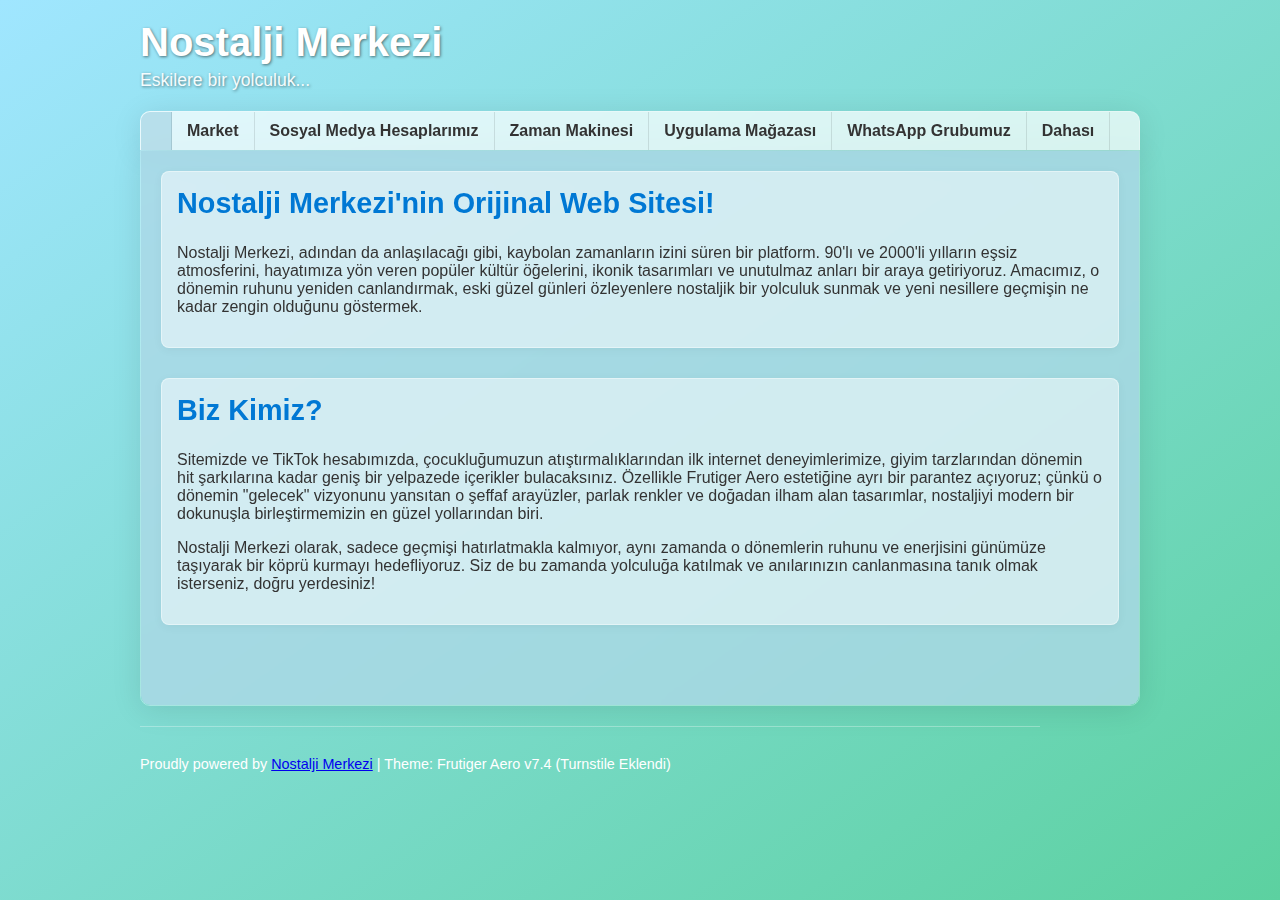
<file: index.html>
<!DOCTYPE html>
<html lang="tr">
<head>
    <meta charset="UTF-8">
    <meta name="viewport" content="width=device-width, initial-scale=1.0">
    <title>Nostalji Merkezi - Frutiger Aero</title>
    
    <script src="https://challenges.cloudflare.com/turnstile/v0/api.js" async defer></script>
    
    <style>
        /* GENEL STİLLER */
        body {
            font-family: 'Segoe UI', Tahoma, Geneva, Verdana, sans-serif;
            /* GRADYANLI ARKA PLAN: Açık Turkuazdan Açık Yeşile yumuşak geçiş */
            background: linear-gradient(to bottom right, #a0e6ff, #5cd1a0); 
            color: #333;
            margin: 0;
            padding: 0;
            display: flex;
            flex-direction: column;
            align-items: center;
            min-height: 100vh;
        }

        /* ANA KAPSAYICI (Tüm İçeriği Sarar) */
        .wrapper {
            width: 90%;
            max-width: 1000px;
            margin-top: 20px;
            margin-bottom: 20px;
        }

        /* ÜST BAŞLIK ALANI */
        .site-header {
            color: white;
            padding-bottom: 10px;
            text-shadow: 1px 1px 3px rgba(0, 0, 0, 0.5);
        }
        .site-header h1 { margin: 0; font-size: 2.5em; }
        .site-header p { margin: 5px 0 0 0; font-size: 1.1em; opacity: 0.9; }

        /* NAVİGASYON (MENÜ) */
        .navbar {
            background-color: rgba(255, 255, 255, 0.7);
            backdrop-filter: blur(8px);
            border-top-left-radius: 10px; 
            border-top-right-radius: 10px;
            border: 1px solid rgba(255, 255, 255, 0.3);
            border-bottom: none;
            box-shadow: 0 4px 30px rgba(0, 0, 0, 0.1);
            display: flex;
            justify-content: flex-start;
            overflow: hidden;
            margin-top: 10px;
            /* Yatay kaydırmayı etkinleştirelim ki, mobil görünümde taşma olmasın */
            overflow-x: auto; 
            white-space: nowrap; 
        }
        .navbar a {
            padding: 10px 15px;
            display: block;
            color: #333;
            font-weight: bold;
            text-decoration: none;
            transition: background-color 0.3s, color 0.3s;
            border-right: 1px solid rgba(0, 0, 0, 0.1);
        }
        .navbar a:hover { background-color: rgba(0, 0, 0, 0.1); color: #0078d4; }
        .navbar a:first-child { background-color: rgba(173, 216, 230, 0.8); }

        /* İÇERİK VE KENAR ÇUBUĞU KAPSAYICISI */
        .content-and-sidebar-container {
            display: flex;
            gap: 0;
            border: 1px solid rgba(255, 255, 255, 0.3);
            border-bottom-left-radius: 10px;
            border-bottom-right-radius: 10px;
            overflow: hidden;
            box-shadow: 0 4px 30px rgba(0, 0, 0, 0.1);
        }

        /* KENAR ÇUBUĞU GİZLİ */
        .sidebar {
            width: 0;
            padding: 0;
            border: none;
            overflow: hidden;
            display: none; 
        }
        
        /* İÇERİK ALANI (Makaleler) - TAM GENİŞLİK */
        .content-area {
            flex: 4; 
            width: 100%; 
            background-color: rgba(173, 216, 230, 0.8); 
            backdrop-filter: blur(8px);
            padding: 20px;
            min-height: 400px;
        }

        /* YAZI STİLLERİ */
        .post {
            margin-bottom: 30px; 
            padding: 15px;
            background-color: rgba(255, 255, 255, 0.5); 
            border-radius: 8px;
            border: 1px solid rgba(255, 255, 255, 0.4);
            box-shadow: 0 2px 10px rgba(0, 0, 0, 0.05);
        }
        .post h2 {
            color: #0078d4;
            margin-top: 0;
            font-size: 1.8em;
        }
        
        /* FOOTER */
        .site-footer {
            width: 90%;
            max-width: 1000px;
            text-align: left;
            color: white;
            font-size: 0.9em;
            padding: 15px 0;
            border-top: 1px solid rgba(255, 255, 255, 0.3);
            margin-top: 20px;
        }

        /* Duyarlı Tasarım */
        @media (max-width: 768px) {
            .content-and-sidebar-container { flex-direction: column; }
            .navbar { flex-wrap: wrap; }
            .navbar a { 
                /* Mobil görünümde menü butonlarını alt alta sıralayalım */
                border-right: none !important; 
                border-bottom: 1px solid rgba(0, 0, 0, 0.1);
                width: 100%; 
                box-sizing: border-box;
            }
            .wrapper { overflow-x: hidden; }
        }
    </style>
</head>
<body>

    <div class="wrapper">
        <header class="site-header">
            <h1>Nostalji Merkezi</h1>
            <p>Eskilere bir yolculuk...</p>
        </header>

        <nav class="navbar">
            <a href="index.html"> </a>
            <a href="market.html">Market</a>
            <a href="sosyal.html">Sosyal Medya Hesaplarımız</a>
            <a href="https://archive.org/" target="_blank">Zaman Makinesi</a>
            <a href="uygulama.html">Uygulama Mağazası</a>
            <a href="https://chat.whatsapp.com/Hz8bSAxZ4uoEOJEoKte3Rf?mode=wwt" target="_blank">WhatsApp Grubumuz</a>
            <a href="#link_dahasi">Dahası</a>
        </nav>

        <div class="content-and-sidebar-container">
            
            <div class="sidebar">
            </div>

            <div class="content-area">
                <div class="post">
                    <h2>Nostalji Merkezi'nin Orijinal Web Sitesi!</h2>
                    <p>
                        Nostalji Merkezi, adından da anlaşılacağı gibi, kaybolan zamanların izini süren bir platform. 90'lı ve 2000'li yılların eşsiz atmosferini, hayatımıza yön veren popüler kültür öğelerini, ikonik tasarımları ve unutulmaz anları bir araya getiriyoruz. Amacımız, o dönemin ruhunu yeniden canlandırmak, eski güzel günleri özleyenlere nostaljik bir yolculuk sunmak ve yeni nesillere geçmişin ne kadar zengin olduğunu göstermek.
                    </p>
                </div>

                <div class="post">
                    <h2>Biz Kimiz?</h2>
                    <p>
                        Sitemizde ve TikTok hesabımızda, çocukluğumuzun atıştırmalıklarından ilk internet deneyimlerimize, giyim tarzlarından dönemin hit şarkılarına kadar geniş bir yelpazede içerikler bulacaksınız. Özellikle Frutiger Aero estetiğine ayrı bir parantez açıyoruz; çünkü o dönemin "gelecek" vizyonunu yansıtan o şeffaf arayüzler, parlak renkler ve doğadan ilham alan tasarımlar, nostaljiyi modern bir dokunuşla birleştirmemizin en güzel yollarından biri.
                    </p>
                    <p>
                        Nostalji Merkezi olarak, sadece geçmişi hatırlatmakla kalmıyor, aynı zamanda o dönemlerin ruhunu ve enerjisini günümüze taşıyarak bir köprü kurmayı hedefliyoruz. Siz de bu zamanda yolculuğa katılmak ve anılarınızın canlanmasına tanık olmak isterseniz, doğru yerdesiniz!
                    </p>
                </div>
                
                <div style="padding: 15px; text-align: center;">
                    <div class="cloudflare-turnstile" data-sitekey="0x4AAAAAACAZGqbHnYC-hfkI"></div>
                </div>

            </div>
        </div>

        <footer class="site-footer">
            <p>Proudly powered by <a href="index.html">Nostalji Merkezi</a> | Theme: Frutiger Aero v7.4 (Turnstile Eklendi)</p>
        </footer>
    </div>

</body>
</html>
</file>
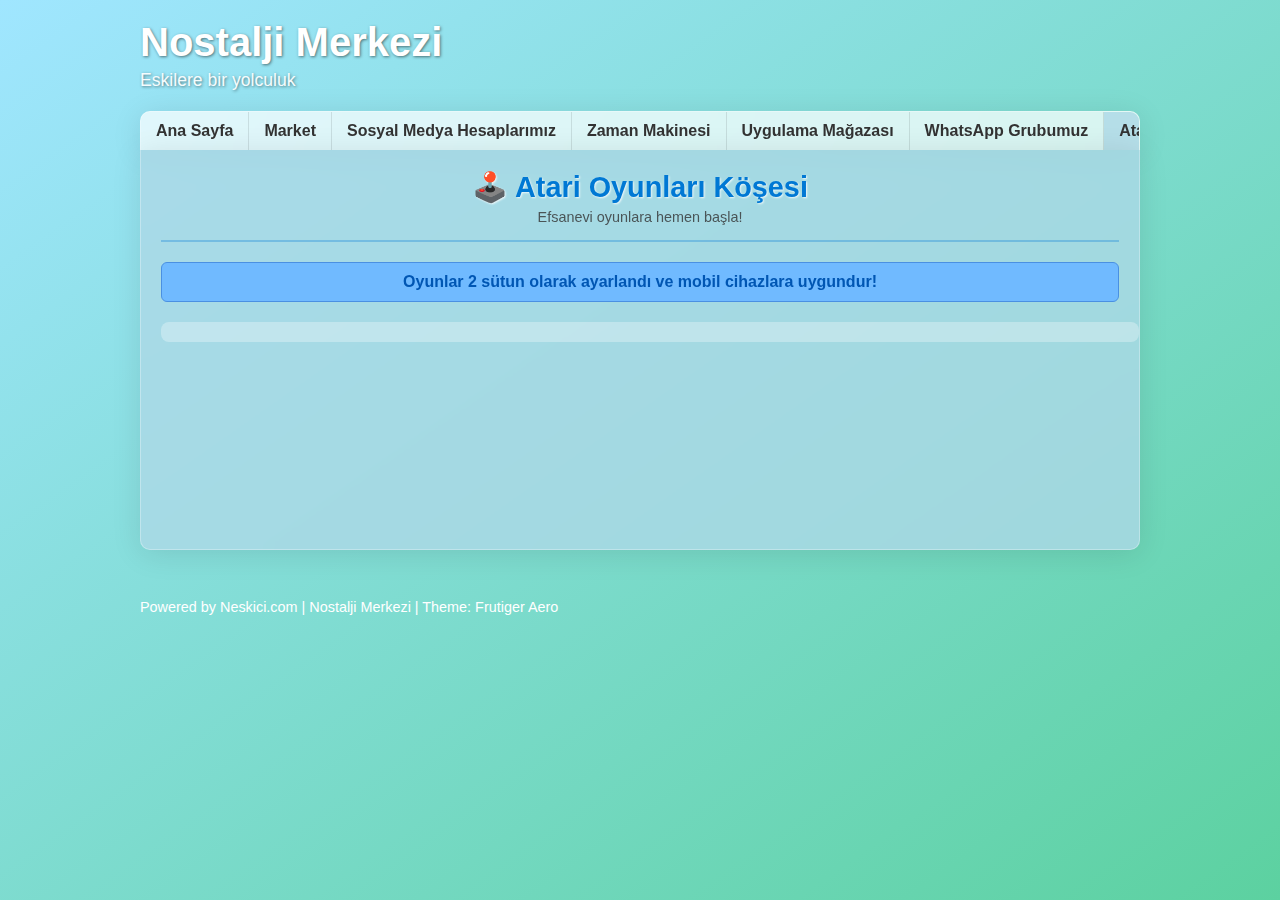
<file: atari.html>
<!DOCTYPE html>
<html lang="tr">
<head>
    <meta charset="UTF-8">
    <meta name="viewport" content="width=device-width, initial-scale=1.0">
    <title>Nostalji Merkezi - Atari Oyunları</title>
    
    <style>
        /* GENEL VE ARKA PLAN STİLLERİ */
        body {
            font-family: 'Segoe UI', Tahoma, Geneva, Verdana, sans-serif;
            background: linear-gradient(to bottom right, #a0e6ff, #5cd1a0); 
            color: #333;
            margin: 0;
            padding: 0;
            display: flex;
            flex-direction: column; /* İçeriği dikey sırala */
            align-items: center;
            min-height: 100vh;
            overflow-x: hidden;
        }

        /* ANA KAPSAYICI */
        .wrapper {
            width: 90%;
            max-width: 1000px;
            margin-top: 20px;
            margin-bottom: 20px;
            box-sizing: border-box; 
        }

        /* ÜST BAŞLIK ALANI */
        .site-header {
            color: white;
            padding-bottom: 10px;
            text-shadow: 1px 1px 3px rgba(0, 0, 0, 0.5);
        }
        .site-header h1 { margin: 0; font-size: 2.5em; }
        .site-header p { margin: 5px 0 0 0; font-size: 1.1em; opacity: 0.9; }

        /* NAVİGASYON (MENÜ) */
        .navbar {
            background-color: rgba(255, 255, 255, 0.7);
            backdrop-filter: blur(8px);
            -webkit-backdrop-filter: blur(8px);
            border-top-left-radius: 10px; 
            border-top-right-radius: 10px;
            border: 1px solid rgba(255, 255, 255, 0.3);
            border-bottom: none;
            box-shadow: 0 4px 30px rgba(0, 0, 0, 0.1);
            display: flex;
            justify-content: flex-start;
            overflow: hidden;
            margin-top: 10px;
            overflow-x: auto; 
            white-space: nowrap; 
        }
        .navbar a {
            padding: 10px 15px;
            display: block;
            color: #333;
            font-weight: bold;
            text-decoration: none;
            transition: background-color 0.3s, color 0.3s;
            border-right: 1px solid rgba(0, 0, 0, 0.1);
        }
        .navbar a:hover { background-color: rgba(0, 0, 0, 0.1); color: #0078d4; }
        /* Bu sayfayı vurgula */
        .navbar a[href="atari_oyunlari.html"] { background-color: rgba(173, 216, 230, 0.8); }


        /* İÇERİK ALANI */
        .content-area {
            width: 100%; 
            background-color: rgba(173, 216, 230, 0.8); 
            backdrop-filter: blur(8px);
            -webkit-backdrop-filter: blur(8px); 
            padding: 20px;
            min-height: 400px;
            box-sizing: border-box;
            border-bottom-left-radius: 10px;
            border-bottom-right-radius: 10px;
            border: 1px solid rgba(255, 255, 255, 0.3);
            border-top: none;
            box-shadow: 0 4px 30px rgba(0, 0, 0, 0.1);
        }
        
        .app-header {
            color: #0078d4;
            text-align: center;
            margin-bottom: 20px;
            border-bottom: 2px solid rgba(0, 120, 212, 0.3); 
            padding-bottom: 15px;
            width: 100%;
        }
        .app-header h1 { margin: 0; font-size: 1.8em; text-shadow: 1px 1px 2px rgba(255, 255, 255, 0.8); }
        .app-header p { margin: 5px 0 0 0; font-size: 0.9em; opacity: 0.8; color: #333; }
        
        /* Oyun Divi için Stil */
        #myoyunlar {
            width: 100%;
            overflow-x: hidden; 
            margin-top: 15px;
            padding: 10px;
            background-color: rgba(255, 255, 255, 0.3);
            border-radius: 8px;
        }

        .warning-note {
            background-color: #70baff;
            color: #0056b3;
            padding: 10px;
            border-radius: 6px;
            margin-bottom: 20px;
            font-weight: bold;
            text-align: center;
            border: 1px solid #4a90e2;
        }
        
        /* FOOTER */
        .site-footer {
            width: 90%;
            max-width: 1000px;
            text-align: left;
            color: white;
            font-size: 0.9em;
            padding: 15px 0;
            margin-top: 20px;
        }
        
        /* Duyarlı Tasarım */
        @media (max-width: 768px) {
            .navbar { flex-wrap: wrap; }
            .navbar a { 
                border-right: none !important; 
                border-bottom: 1px solid rgba(0, 0, 0, 0.1);
                width: 100%; 
                box-sizing: border-box;
            }
            .content-area { border-top-left-radius: 0; border-top-right-radius: 0; }
        }
    </style>
</head>
<body>

    <div class="wrapper">
        
        <header class="site-header">
            <h1>Nostalji Merkezi</h1>
            <p>Eskilere bir yolculuk</p>
        </header>
        
        <nav class="navbar">
            <a href="index.html">Ana Sayfa</a>
            <a href="market_arayuzu.html">Market</a>
            <a href="sosyal_arayuzu.html">Sosyal Medya Hesaplarımız</a>
            <a href="https://archive.org/" target="_blank">Zaman Makinesi</a>
            <a href="app_arayuzu.html">Uygulama Mağazası</a>
            <a href="https://chat.whatsapp.com/Hz8bSAxZ4uoEOJEoKte3Rf?mode=wwt" target="_blank">WhatsApp Grubumuz</a>
            <a href="atari_oyunlari.html">Atari Oyunları</a>
            <a href="#link_dahasi">Dahası</a>
        </nav>
        <div class="content-area">

            <div class="app-header">
                <h1>🕹️ Atari Oyunları Köşesi</h1>
                <p>Efsanevi oyunlara hemen başla!</p>
            </div>
            
            <div class="warning-note">
                Oyunlar 2 sütun olarak ayarlandı ve mobil cihazlara uygundur!
            </div>

            <script type="text/javascript">
                var siteadres = "https://www.neskici.com"; 
                var kacsutun = "2"; 
                var kactane = "50"; 
                var kategori = "0"; 
                var yazirengi = "000000"; 
                var tabanrengi = "FFFFFF"; 
                var yaziboyutu = "11";
            </script>
            <div id="myoyunlar"></div>
            <script src="https://www.neskici.com/uye/addtoyoursite.js" charset="UTF-8" type="text/javascript"></script>
            </div>

        <footer class="site-footer">
            <p>Powered by Neskici.com | Nostalji Merkezi | Theme: Frutiger Aero</p>
        </footer>
    </div>
</body>
</html>
</file>
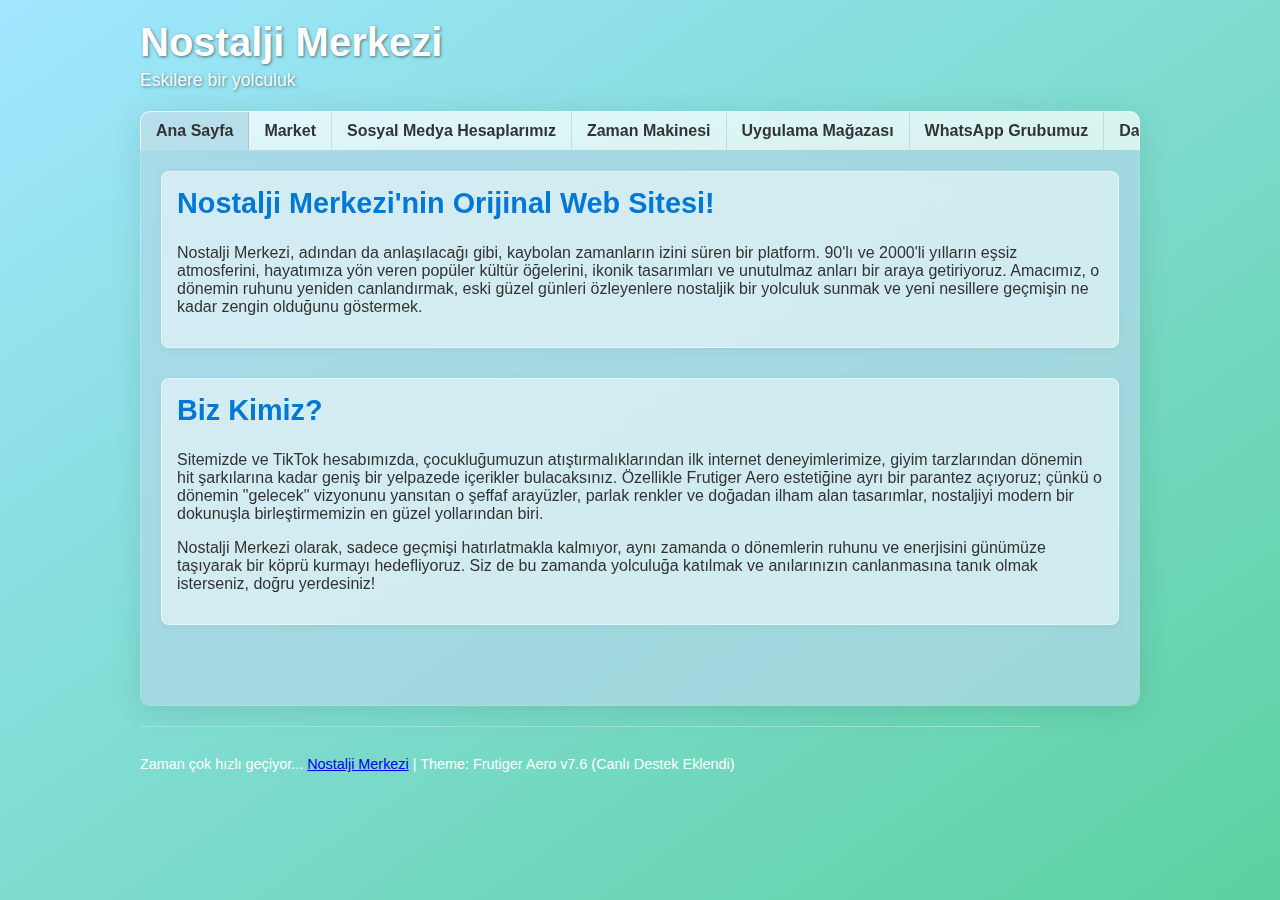
<file: indexx.html>
<!DOCTYPE html>
<html lang="tr">
<head>
    <meta charset="UTF-8">
    <meta name="viewport" content="width=device-width, initial-scale=1.0">
    <title>Nostalji Merkezi - Frutiger Aero</title>
    
    <script src="https://challenges.cloudflare.com/turnstile/v0/api.js" async defer></script>
    
    <style>
        /* GENEL STİLLER */
        body {
            font-family: 'Segoe UI', Tahoma, Geneva, Verdana, sans-serif;
            /* GRADYANLI ARKA PLAN: Açık Turkuazdan Açık Yeşile yumuşak geçiş */
            background: linear-gradient(to bottom right, #a0e6ff, #5cd1a0); 
            color: #333;
            margin: 0;
            padding: 0;
            display: flex;
            flex-direction: column;
            align-items: center;
            min-height: 100vh;
            
            /* KAYMA SORUNUNU ÇÖZEN KOD: Sayfanın yatayda taşmasını engeller */
            overflow-x: hidden; 
        }

        /* ANA KAPSAYICI (Tüm İçeriği Sarar) */
        .wrapper {
            width: 90%;
            max-width: 1000px;
            margin-top: 20px;
            margin-bottom: 20px;
            /* Yine de bir güvenlik önlemi: Kapsayıcının kendisi de taşmasın */
            box-sizing: border-box; 
        }

        /* ÜST BAŞLIK ALANI */
        .site-header {
            color: white;
            padding-bottom: 10px;
            text-shadow: 1px 1px 3px rgba(0, 0, 0, 0.5);
        }
        .site-header h1 { margin: 0; font-size: 2.5em; }
        .site-header p { margin: 5px 0 0 0; font-size: 1.1em; opacity: 0.9; }

        /* NAVİGASYON (MENÜ) */
        .navbar {
            background-color: rgba(255, 255, 255, 0.7);
            backdrop-filter: blur(8px);
            /* Tarayıcı öneklerini ekleyelim ki mobil cihazlarda da çalışsın */
            -webkit-backdrop-filter: blur(8px);
            position: relative; /* Blur'ün çalışması için */
            border-top-left-radius: 10px; 
            border-top-right-radius: 10px;
            border: 1px solid rgba(255, 255, 255, 0.3);
            border-bottom: none;
            box-shadow: 0 4px 30px rgba(0, 0, 0, 0.1);
            display: flex;
            justify-content: flex-start;
            overflow: hidden;
            margin-top: 10px;
            /* Yatay kaydırmayı etkinleştirelim ki, mobil görünümde taşma olmasın */
            overflow-x: auto; 
            white-space: nowrap; 
        }
        .navbar a {
            padding: 10px 15px;
            display: block;
            color: #333;
            font-weight: bold;
            text-decoration: none;
            transition: background-color 0.3s, color 0.3s;
            border-right: 1px solid rgba(0, 0, 0, 0.1);
        }
        .navbar a:hover { background-color: rgba(0, 0, 0, 0.1); color: #0078d4; }
        .navbar a:first-child { background-color: rgba(173, 216, 230, 0.8); }

        /* İÇERİK VE KENAR ÇUBUĞU KAPSAYICISI */
        .content-and-sidebar-container {
            display: flex;
            gap: 0;
            border: 1px solid rgba(255, 255, 255, 0.3);
            border-bottom-left-radius: 10px;
            border-bottom-right-radius: 10px;
            overflow: hidden;
            box-shadow: 0 4px 30px rgba(0, 0, 0, 0.1);
        }

        /* KENAR ÇUBUĞU GİZLİ */
        .sidebar {
            width: 0;
            padding: 0;
            border: none;
            overflow: hidden;
            display: none; 
        }
        
        /* İÇERİK ALANI (Makaleler) - TAM GENİŞLİK */
        .content-area {
            flex: 4; 
            width: 100%; 
            background-color: rgba(173, 216, 230, 0.8); 
            backdrop-filter: blur(8px);
            /* Tarayıcı öneklerini ekleyelim ki mobil cihazlarda da çalışsın */
            -webkit-backdrop-filter: blur(8px);
            position: relative; /* Blur'ün çalışması için */
            padding: 20px;
            min-height: 400px;
            box-sizing: border-box; /* İç padding genişliğe dahil olsun */
        }

        /* YAZI STİLLERİ */
        .post {
            margin-bottom: 30px; 
            padding: 15px;
            background-color: rgba(255, 255, 255, 0.5); 
            border-radius: 8px;
            border: 1px solid rgba(255, 255, 255, 0.4);
            box-shadow: 0 2px 10px rgba(0, 0, 0, 0.05);
        }
        .post h2 {
            color: #0078d4;
            margin-top: 0;
            font-size: 1.8em;
        }
        
        /* FOOTER */
        .site-footer {
            width: 90%;
            max-width: 1000px;
            text-align: left;
            color: white;
            font-size: 0.9em;
            padding: 15px 0;
            border-top: 1px solid rgba(255, 255, 255, 0.3);
            margin-top: 20px;
        }

        /* Duyarlı Tasarım */
        @media (max-width: 768px) {
            .content-and-sidebar-container { flex-direction: column; }
            .navbar { flex-wrap: wrap; }
            .navbar a { 
                /* Mobil görünümde menü butonlarını alt alta sıralayalım */
                border-right: none !important; 
                border-bottom: 1px solid rgba(0, 0, 0, 0.1);
                width: 100%; 
                box-sizing: border-box;
            }
        }
    </style>
</head>
<body>

    <div class="wrapper">
        <header class="site-header">
            <h1>Nostalji Merkezi</h1>
            <p>Eskilere bir yolculuk</p>
        </header>

        <nav class="navbar">
            <a href="index.html">Ana Sayfa</a>
            <a href="market.html">Market</a>
            <a href="sosyal.html">Sosyal Medya Hesaplarımız</a>
            <a href="zamanmakinesi.html" target="_blank">Zaman Makinesi</a>
            <a href="uygulama.html">Uygulama Mağazası</a>
            <a href="https://chat.whatsapp.com/Hz8bSAxZ4uoEOJEoKte3Rf?mode=wwt" target="_blank">WhatsApp Grubumuz</a>
            <a href="#link_dahasi">Dahası</a>
        </nav>

        <div class="content-and-sidebar-container">
            
            <div class="sidebar">
            </div>

            <div class="content-area">
                <div class="post">
                    <h2>Nostalji Merkezi'nin Orijinal Web Sitesi!</h2>
                    <p>
                        Nostalji Merkezi, adından da anlaşılacağı gibi, kaybolan zamanların izini süren bir platform. 90'lı ve 2000'li yılların eşsiz atmosferini, hayatımıza yön veren popüler kültür öğelerini, ikonik tasarımları ve unutulmaz anları bir araya getiriyoruz. Amacımız, o dönemin ruhunu yeniden canlandırmak, eski güzel günleri özleyenlere nostaljik bir yolculuk sunmak ve yeni nesillere geçmişin ne kadar zengin olduğunu göstermek.
                    </p>
                </div>

                <div class="post">
                    <h2>Biz Kimiz?</h2>
                    <p>
                        Sitemizde ve TikTok hesabımızda, çocukluğumuzun atıştırmalıklarından ilk internet deneyimlerimize, giyim tarzlarından dönemin hit şarkılarına kadar geniş bir yelpazede içerikler bulacaksınız. Özellikle Frutiger Aero estetiğine ayrı bir parantez açıyoruz; çünkü o dönemin "gelecek" vizyonunu yansıtan o şeffaf arayüzler, parlak renkler ve doğadan ilham alan tasarımlar, nostaljiyi modern bir dokunuşla birleştirmemizin en güzel yollarından biri.
                    </p>
                    <p>
                        Nostalji Merkezi olarak, sadece geçmişi hatırlatmakla kalmıyor, aynı zamanda o dönemlerin ruhunu ve enerjisini günümüze taşıyarak bir köprü kurmayı hedefliyoruz. Siz de bu zamanda yolculuğa katılmak ve anılarınızın canlanmasına tanık olmak isterseniz, doğru yerdesiniz!
                    </p>
                </div>
                
                <div style="padding: 15px; text-align: center;">
                    <div class="cloudflare-turnstile" data-sitekey="0x4AAAAAACAZGqbHnYC-hfkI"></div>
                </div>

            </div>
        </div>

        <footer class="site-footer">
            <p>Zaman çok hızlı geçiyor... <a href="index.html">Nostalji Merkezi</a> | Theme: Frutiger Aero v7.6 (Canlı Destek Eklendi)</p>
        </footer>
    </div>

<script src="https://iframe.chat/scripts/main.min.js"></script>
<script>
    // Chatable'ı pop-up (widget) modunda başlatır
    // '13523728' senin Chat ID'n olarak kullanılmıştır.
    chattable.initialize({
        chat: 13523728, 
        theme: "moderno" // Temayı daha sonra Chatable panelinden Frutiger Aero CSS ile özelleştirebilirsin.
    });
</script>

<style>
    /* Chatable'ın widget'ı için varsayılan sağ pozisyonunu sola çeker */
    /* !important kullanarak Chatable'ın varsayılan stilini eziyoruz. */
    .chattable-widget-container {
        right: auto !important; /* Sağdaki ayarı iptal et */
        left: 20px !important;  /* Soldan 20 piksel boşluk bırakarak SOLA sabitle */
        bottom: 20px !important; /* Alttan 20 piksel boşluk bırak */
        z-index: 9998 !important; /* Tawk.to ile çakışmaması için uygun bir z-index */
    }
</style>
<script type="text/javascript">
var Tawk_API=Tawk_API||{}, Tawk_LoadStart=new Date();
(function(){
var s1=document.createElement("script"),s0=document.getElementsByTagName("script")[0];
s1.async=true;
s1.src='https://embed.tawk.to/69073391c000f61954757c88/default';
s1.charset='UTF-8';
s1.setAttribute('crossorigin','*');
s0.parentNode.insertBefore(s1,s0);
})();
</script>
</body>
</html>
</file>
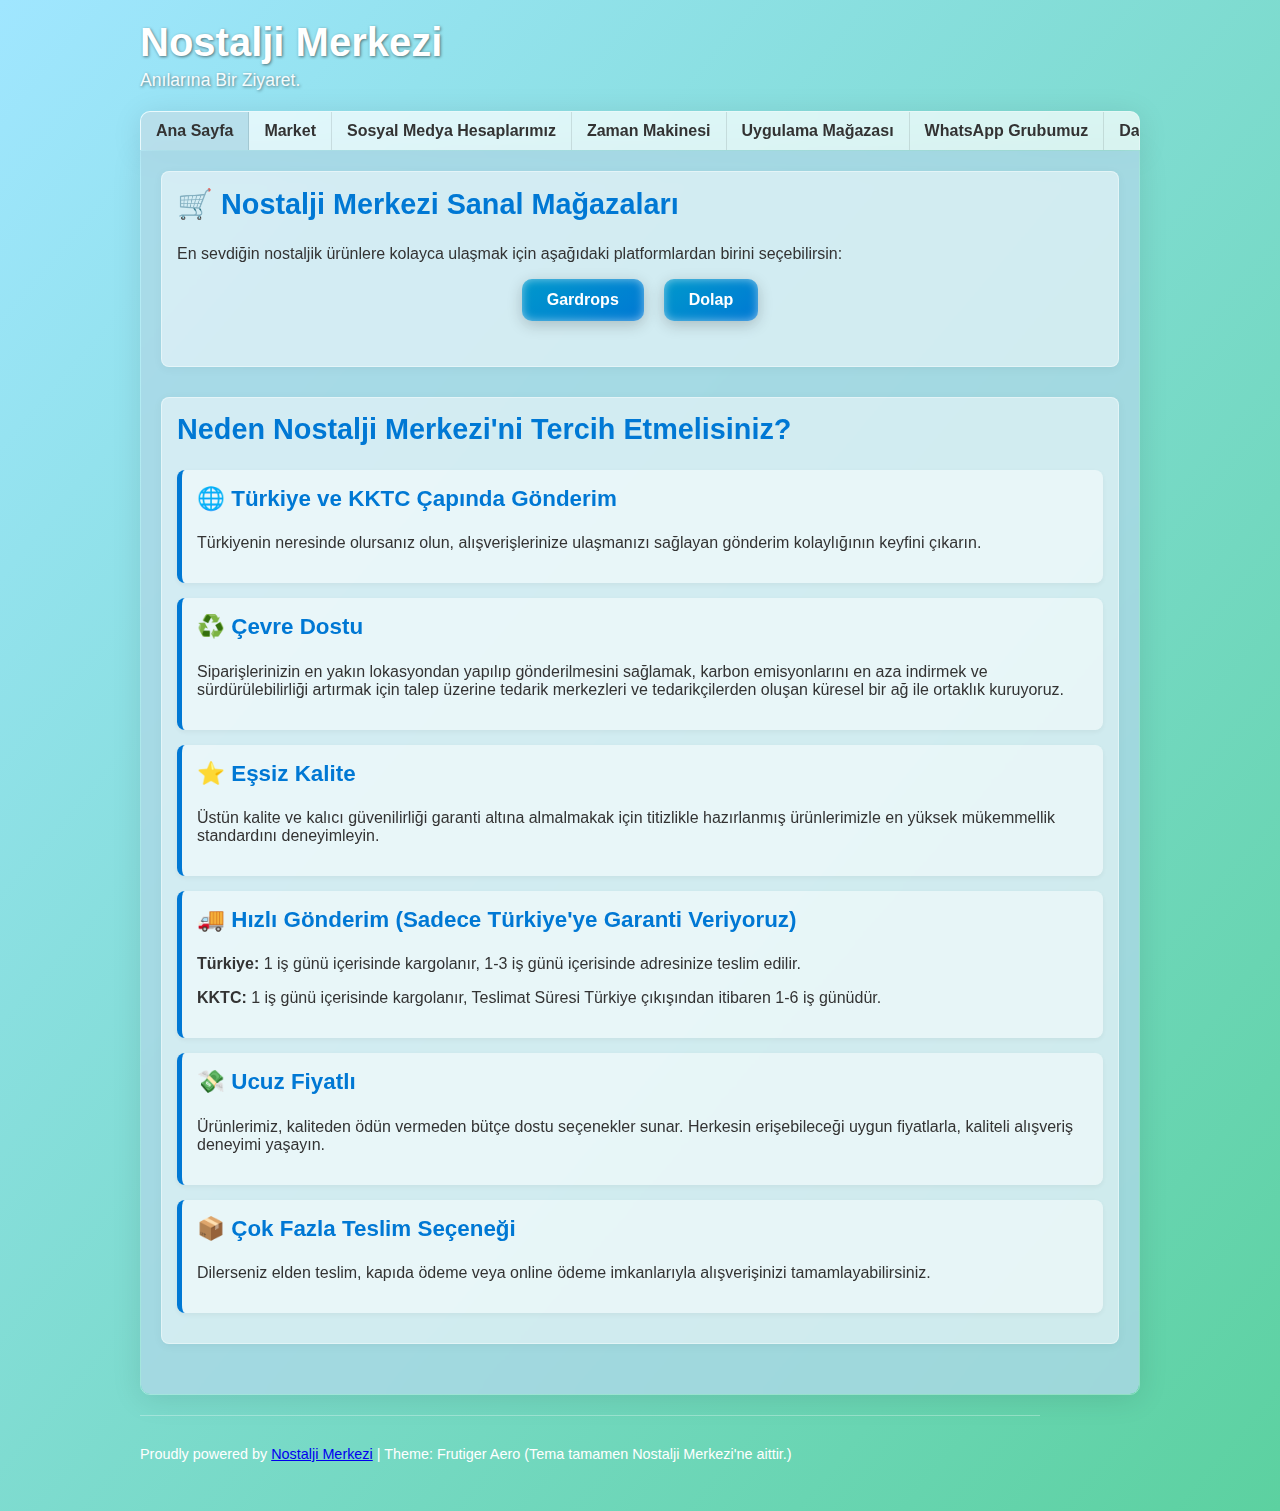
<file: market.html>
<!DOCTYPE html>
<html lang="tr">
<head>
    <meta charset="UTF-8">
    <meta name="viewport" content="width=device-width, initial-scale=1.0">
    <title>Nostalji Merkezi - Market</title>
    
    <style>
        /* GENEL STİLLER */
        body {
            font-family: 'Segoe UI', Tahoma, Geneva, Verdana, sans-serif;
            /* GRADYANLI ARKA PLAN: Açık Turkuazdan Açık Yeşile yumuşak geçiş */
            background: linear-gradient(to bottom right, #a0e6ff, #5cd1a0); 
            color: #333;
            margin: 0;
            padding: 0;
            display: flex;
            flex-direction: column;
            align-items: center;
            min-height: 100vh;
        }

        /* ANA KAPSAYICI (Tüm İçeriği Sarar) */
        .wrapper {
            width: 90%;
            max-width: 1000px;
            margin-top: 20px;
            margin-bottom: 20px;
        }

        /* ÜST BAŞLIK ALANI */
        .site-header {
            color: white;
            padding-bottom: 10px;
            text-shadow: 1px 1px 3px rgba(0, 0, 0, 0.5);
        }
        .site-header h1 { margin: 0; font-size: 2.5em; }
        .site-header p { margin: 5px 0 0 0; font-size: 1.1em; opacity: 0.9; }

        /* NAVİGASYON (MENÜ) */
        .navbar {
            background-color: rgba(255, 255, 255, 0.7);
            backdrop-filter: blur(8px);
            border-top-left-radius: 10px; 
            border-top-right-radius: 10px;
            border: 1px solid rgba(255, 255, 255, 0.3);
            border-bottom: none;
            box-shadow: 0 4px 30px rgba(0, 0, 0, 0.1);
            display: flex;
            justify-content: flex-start;
            overflow: hidden;
            margin-top: 10px;
            /* Yatay kaydırmayı etkinleştirelim ki, mobil görünümde taşma olmasın */
            overflow-x: auto; 
            white-space: nowrap; 
        }
        .navbar a {
            padding: 10px 15px;
            display: block;
            color: #333;
            font-weight: bold;
            text-decoration: none;
            transition: background-color 0.3s, color 0.3s;
            border-right: 1px solid rgba(0, 0, 0, 0.1);
        }
        .navbar a:hover { background-color: rgba(0, 0, 0, 0.1); color: #0078d4; }
        .navbar a:first-child { background-color: rgba(173, 216, 230, 0.8); }

        /* İÇERİK VE KENAR ÇUBUĞU KAPSAYICISI */
        .content-and-sidebar-container {
            display: flex;
            gap: 0;
            border: 1px solid rgba(255, 255, 255, 0.3);
            border-bottom-left-radius: 10px;
            border-bottom-right-radius: 10px;
            overflow: hidden;
            box-shadow: 0 4px 30px rgba(0, 0, 0, 0.1);
        }

        /* KENAR ÇUBUĞU GİZLİ */
        .sidebar {
            width: 0;
            padding: 0;
            border: none;
            overflow: hidden;
            display: none; 
        }
        
        /* İÇERİK ALANI (Makaleler) - TAM GENİŞLİK */
        .content-area {
            flex: 4; 
            width: 100%; 
            background-color: rgba(173, 216, 230, 0.8); 
            backdrop-filter: blur(8px);
            padding: 20px;
            min-height: 400px;
        }

        /* YAZI STİLLERİ */
        .post {
            margin-bottom: 30px; 
            padding: 15px;
            background-color: rgba(255, 255, 255, 0.5); 
            border-radius: 8px;
            border: 1px solid rgba(255, 255, 255, 0.4);
            box-shadow: 0 2px 10px rgba(0, 0, 0, 0.05);
        }
        .post h2 {
            color: #0078d4;
            margin-top: 0;
            font-size: 1.8em;
        }
        
        /* FOOTER */
        .site-footer {
            width: 90%;
            max-width: 1000px;
            text-align: left;
            color: white;
            font-size: 0.9em;
            padding: 15px 0;
            border-top: 1px solid rgba(255, 255, 255, 0.3);
            margin-top: 20px;
        }

        /* Duyarlı Tasarım */
        @media (max-width: 768px) {
            .content-and-sidebar-container { flex-direction: column; }
            .navbar { flex-wrap: wrap; }
            .navbar a { 
                /* Mobil görünümde menü butonlarını alt alta sıralayalım */
                border-right: none !important; 
                border-bottom: 1px solid rgba(0, 0, 0, 0.1);
                width: 100%; 
                box-sizing: border-box;
            }
            .wrapper { overflow-x: hidden; }
        }

        /* MARKET SAYFASI EK STİLLERİ */
        .market-buttons {
            display: flex;
            gap: 20px;
            margin-bottom: 30px;
            flex-wrap: wrap;
            justify-content: center;
        }
        .market-buttons a {
            padding: 12px 25px;
            background: linear-gradient(145deg, #0099cc, #0078d4); /* Mavi Gradient */
            color: white;
            font-weight: bold;
            text-decoration: none;
            border-radius: 10px;
            box-shadow: 0 4px 15px rgba(0, 0, 0, 0.2), inset 0 0 10px rgba(255, 255, 255, 0.5); /* Cam/parlak efekt */
            transition: all 0.3s ease;
            text-align: center;
        }
        .market-buttons a:hover {
            background: linear-gradient(145deg, #0078d4, #005bb5);
            transform: translateY(-2px);
            box-shadow: 0 6px 20px rgba(0, 0, 0, 0.3);
        }
        .highlight-box {
            background-color: rgba(255, 255, 255, 0.5); 
            padding: 15px;
            border-radius: 8px;
            border-left: 5px solid #0078d4; /* Özelliği vurgulayan Mavi çizgi */
            margin-bottom: 15px;
            box-shadow: 0 2px 5px rgba(0, 0, 0, 0.05);
        }
        .highlight-box h3 {
            color: #0078d4;
            margin-top: 0;
            font-size: 1.4em;
            display: flex;
            align-items: center;
        }
    </style>
</head>
<body>

    <div class="wrapper">
        <header class="site-header">
            <h1>Nostalji Merkezi</h1>
            <p>Anılarına Bir Ziyaret.</p>
        </header>

        <nav class="navbar">
            <a href="index.html">Ana Sayfa</a>
            <a href="market.html">Market</a> 
            <a href="sosyal.html" target="_blank">Sosyal Medya Hesaplarımız</a>
            <a href="https://archive.org/" target="_blank">Zaman Makinesi</a>
            <a href="#link_uygulama_magazasi">Uygulama Mağazası</a>
            <a href="https://chat.whatsapp.com/Hz8bSAxZ4uoEOJEoKte3Rf?mode=wwt" target="_blank">WhatsApp Grubumuz</a>
            <a href="#link_dahasi">Dahası</a>
        </nav>

        <div class="content-and-sidebar-container">
            
            <div class="sidebar">
            </div>

            <div class="content-area">
                
                <div class="post">
                    <h2>🛒 Nostalji Merkezi Sanal Mağazaları</h2>
                    <p>En sevdiğin nostaljik ürünlere kolayca ulaşmak için aşağıdaki platformlardan birini seçebilirsin:</p>
                    
                    <div class="market-buttons">
                        <a href="https://www.gardrops.com/nostaljimerkezi" target="_blank">Gardrops</a>
                        <a href="https://link.dolap.com/dewzss" target="_blank">Dolap</a>
                    </div>
                </div>

                <div class="post">
                    <h2>Neden Nostalji Merkezi'ni Tercih Etmelisiniz?</h2>
                    
                    <div class="highlight-box">
                        <h3>🌐 Türkiye ve KKTC Çapında Gönderim</h3>
                        <p>Türkiyenin neresinde olursanız olun, alışverişlerinize ulaşmanızı sağlayan gönderim kolaylığının keyfini çıkarın.</p>
                    </div>

                    <div class="highlight-box">
                        <h3>♻️ Çevre Dostu</h3>
                        <p>Siparişlerinizin en yakın lokasyondan yapılıp gönderilmesini sağlamak, karbon emisyonlarını en aza indirmek ve sürdürülebilirliği artırmak için talep üzerine tedarik merkezleri ve tedarikçilerden oluşan küresel bir ağ ile ortaklık kuruyoruz.</p>
                    </div>

                    <div class="highlight-box">
                        <h3>⭐ Eşsiz Kalite</h3>
                        <p>Üstün kalite ve kalıcı güvenilirliği garanti altına almalmakak için titizlikle hazırlanmış ürünlerimizle en yüksek mükemmellik standardını deneyimleyin.</p>
                    </div>

                    <div class="highlight-box">
                        <h3>🚚 Hızlı Gönderim (Sadece Türkiye'ye Garanti Veriyoruz)</h3>
                        <p><strong>Türkiye:</strong> 1 iş günü içerisinde kargolanır, 1-3 iş günü içerisinde adresinize teslim edilir.</p>
                        <p><strong>KKTC:</strong> 1 iş günü içerisinde kargolanır, Teslimat Süresi Türkiye çıkışından itibaren 1-6 iş günüdür.</p>
                    </div>
                    
                    <div class="highlight-box">
                        <h3>💸 Ucuz Fiyatlı</h3>
                        <p>Ürünlerimiz, kaliteden ödün vermeden bütçe dostu seçenekler sunar. Herkesin erişebileceği uygun fiyatlarla, kaliteli alışveriş deneyimi yaşayın.</p>
                    </div>

                    <div class="highlight-box">
                        <h3>📦 Çok Fazla Teslim Seçeneği</h3>
                        <p>Dilerseniz elden teslim, kapıda ödeme veya online ödeme imkanlarıyla alışverişinizi tamamlayabilirsiniz.</p>
                    </div>

                </div>
            </div>
        </div>

        <footer class="site-footer">
            <p>Proudly powered by <a href="index.html">Nostalji Merkezi</a> | Theme: Frutiger Aero (Tema tamamen Nostalji Merkezi'ne aittir.)</p>
        </footer>
    </div>
</body>
</html>
</file>
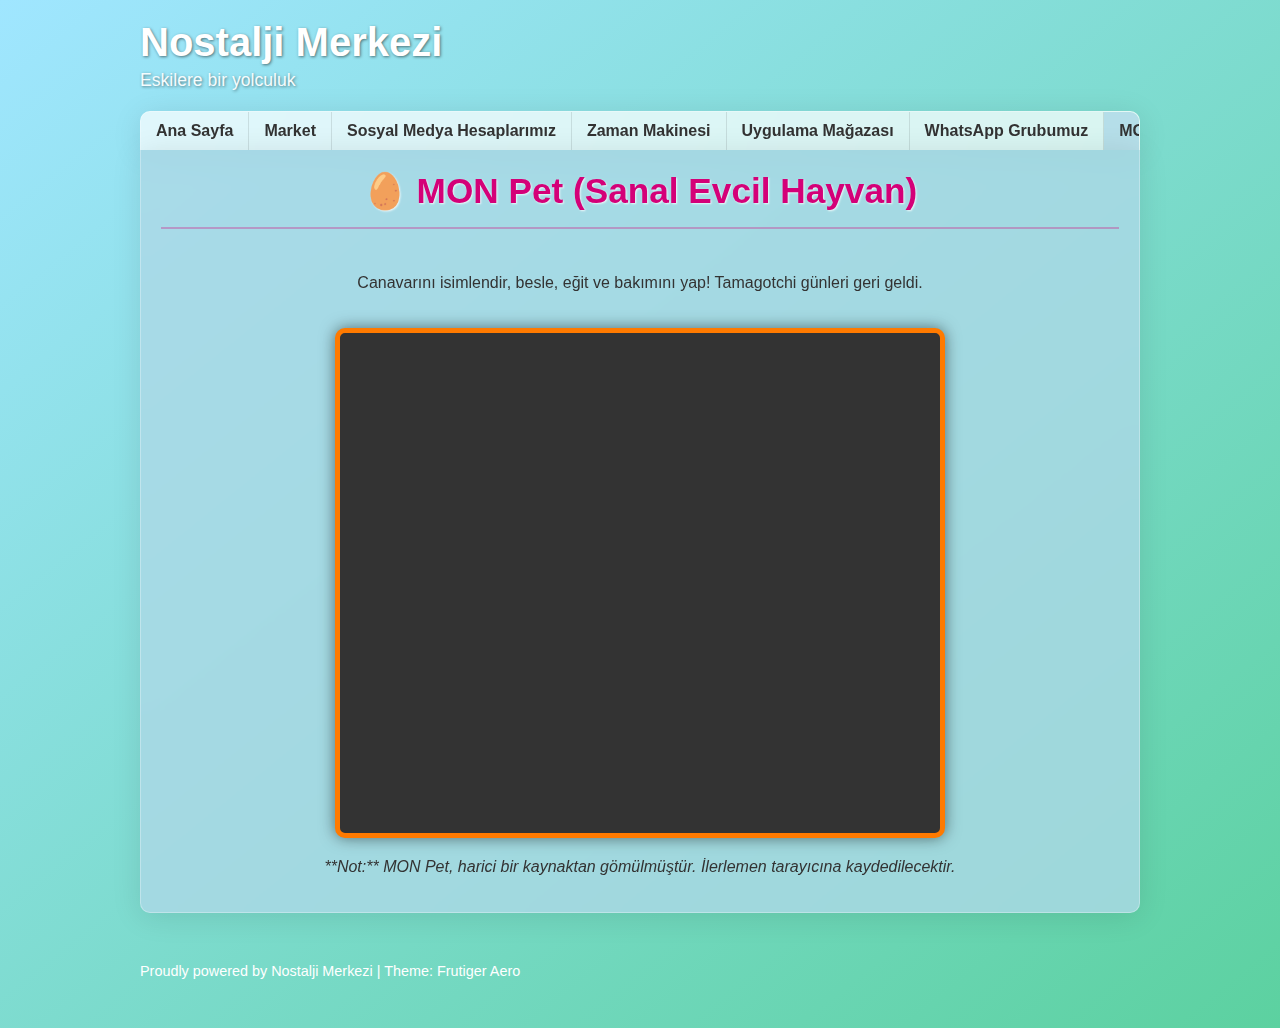
<file: monpet.html>
<!DOCTYPE html>
<html lang="tr">
<head>
    <meta charset="UTF-8">
    <meta name="viewport" content="width=device-width, initial-scale=1.0">
    <title>Nostalji Merkezi - MON Pet (Tamagotchi)</title>
    
    <style>
        /* GENEL VE ARKA PLAN STİLLERİ (Index.html ile aynı) */
        body {
            font-family: 'Segoe UI', Tahoma, Geneva, Verdana, sans-serif;
            background: linear-gradient(to bottom right, #a0e6ff, #5cd1a0); 
            color: #333;
            margin: 0;
            padding: 0;
            display: flex;
            flex-direction: column; 
            align-items: center;
            min-height: 100vh;
            overflow-x: hidden;
        }

        .wrapper {
            width: 90%;
            max-width: 1000px;
            margin-top: 20px;
            margin-bottom: 20px;
            box-sizing: border-box; 
        }
        
        /* ÜST BAŞLIK ALANI */
        .site-header {
            color: white;
            padding-bottom: 10px;
            text-shadow: 1px 1px 3px rgba(0, 0, 0, 0.5);
        }
        .site-header h1 { margin: 0; font-size: 2.5em; }
        .site-header p { margin: 5px 0 0 0; font-size: 1.1em; opacity: 0.9; }

        /* NAVİGASYON (MENÜ) */
        .navbar {
            background-color: rgba(255, 255, 255, 0.7);
            backdrop-filter: blur(8px);
            -webkit-backdrop-filter: blur(8px);
            border-top-left-radius: 10px; 
            border-top-right-radius: 10px;
            border: 1px solid rgba(255, 255, 255, 0.3);
            border-bottom: none;
            box-shadow: 0 4px 30px rgba(0, 0, 0, 0.1);
            display: flex;
            justify-content: flex-start;
            overflow: hidden;
            margin-top: 10px;
            overflow-x: auto; 
            white-space: nowrap; 
        }
        .navbar a {
            padding: 10px 15px;
            display: block;
            color: #333;
            font-weight: bold;
            text-decoration: none;
            transition: background-color 0.3s, color 0.3s;
            border-right: 1px solid rgba(0, 0, 0, 0.1);
        }
        .navbar a:hover { background-color: rgba(0, 0, 0, 0.1); color: #0078d4; }
        /* Bu sayfayı vurgula */
        .navbar a[href="mon_pet.html"] { background-color: rgba(173, 216, 230, 0.8); }

        /* İÇERİK ALANI */
        .content-area {
            width: 100%; 
            background-color: rgba(173, 216, 230, 0.8); 
            backdrop-filter: blur(8px);
            -webkit-backdrop-filter: blur(8px); 
            padding: 20px;
            min-height: 500px;
            box-sizing: border-box;
            border-bottom-left-radius: 10px;
            border-bottom-right-radius: 10px;
            border: 1px solid rgba(255, 255, 255, 0.3);
            border-top: none;
            box-shadow: 0 4px 30px rgba(0, 0, 0, 0.1);
            display: flex;
            flex-direction: column;
            align-items: center;
        }

        /* BAŞLIK STİLİ */
        .content-area h2 {
            color: #d40078; /* Sıcak, canli pembe tonu */
            text-shadow: 1px 1px 2px rgba(255, 255, 255, 0.8);
            margin-top: 0;
            font-size: 2.2em;
            border-bottom: 2px solid rgba(212, 0, 120, 0.3);
            padding-bottom: 15px;
            width: 100%;
            text-align: center;
            box-sizing: border-box;
        }
        
        /* GÖMÜLÜ OYUN KAPSAYICISI */
        .game-container {
            width: 100%;
            max-width: 600px; 
            margin-top: 20px;
            min-height: 400px;
            background-color: #333; /* Oyun çerçevesi için koyu arka plan */
            border-radius: 10px;
            overflow: hidden; /* iframe'in dışarı taşmasını engeller */
            box-shadow: 0 0 15px rgba(0, 0, 0, 0.5);
            border: 5px solid #ff7a00; /* Turuncu çerçeve */
        }

        /* OYUN IFRAME */
        .game-container iframe {
            width: 100%;
            height: 500px; /* Oyunun sığması için yükseklik */
            border: none;
            display: block;
        }
        
        /* FOOTER */
        .site-footer {
            width: 90%;
            max-width: 1000px;
            text-align: left;
            color: white;
            font-size: 0.9em;
            padding: 15px 0;
            margin-top: 20px;
        }
        
        /* Duyarlı Tasarım */
        @media (max-width: 768px) {
            .navbar { flex-wrap: wrap; }
            .navbar a { 
                border-right: none !important; 
                border-bottom: 1px solid rgba(0, 0, 0, 0.1);
                width: 100%; 
                box-sizing: border-box;
            }
            .game-container iframe { height: 400px; } /* Mobilde daha kısa yap */
            .content-area { border-top-left-radius: 0; border-top-right-radius: 0; }
        }
    </style>
</head>
<body>

    <div class="wrapper">
        
        <header class="site-header">
            <h1>Nostalji Merkezi</h1>
            <p>Eskilere bir yolculuk</p>
        </header>
        
        <nav class="navbar">
            <a href="index.html">Ana Sayfa</a>
            <a href="market_arayuzu.html">Market</a>
            <a href="sosyal_arayuzu.html">Sosyal Medya Hesaplarımız</a>
            <a href="zaman_makinesi.html">Zaman Makinesi</a>
            <a href="app_arayuzu.html">Uygulama Mağazası</a>
            <a href="https://chat.whatsapp.com/Hz8bSAxZ4uoEOJEoKte3Rf?mode=wwt" target="_blank">WhatsApp Grubumuz</a>
            <a href="mon_pet.html">MON Pet</a>
            <a href="#link_dahasi">Dahası</a>
        </nav>
        <div class="content-area">

            <h2>🥚 MON Pet (Sanal Evcil Hayvan)</h2>
            <p style="text-align:center;">Canavarını isimlendir, besle, eğit ve bakımını yap! Tamagotchi günleri geri geldi.</p>
            
            <div class="game-container">
                <iframe src="https://ismailhromcik95.github.io/web/neocities.org"></iframe>
            </div>
            
            <p style="text-align:center; margin-top: 20px; font-style: italic;">
                **Not:** MON Pet, harici bir kaynaktan gömülmüştür. İlerlemen tarayıcına kaydedilecektir.
            </p>

        </div>

        <footer class="site-footer">
            <p>Proudly powered by Nostalji Merkezi | Theme: Frutiger Aero</p>
        </footer>
    </div>
</body>
</html>
</file>
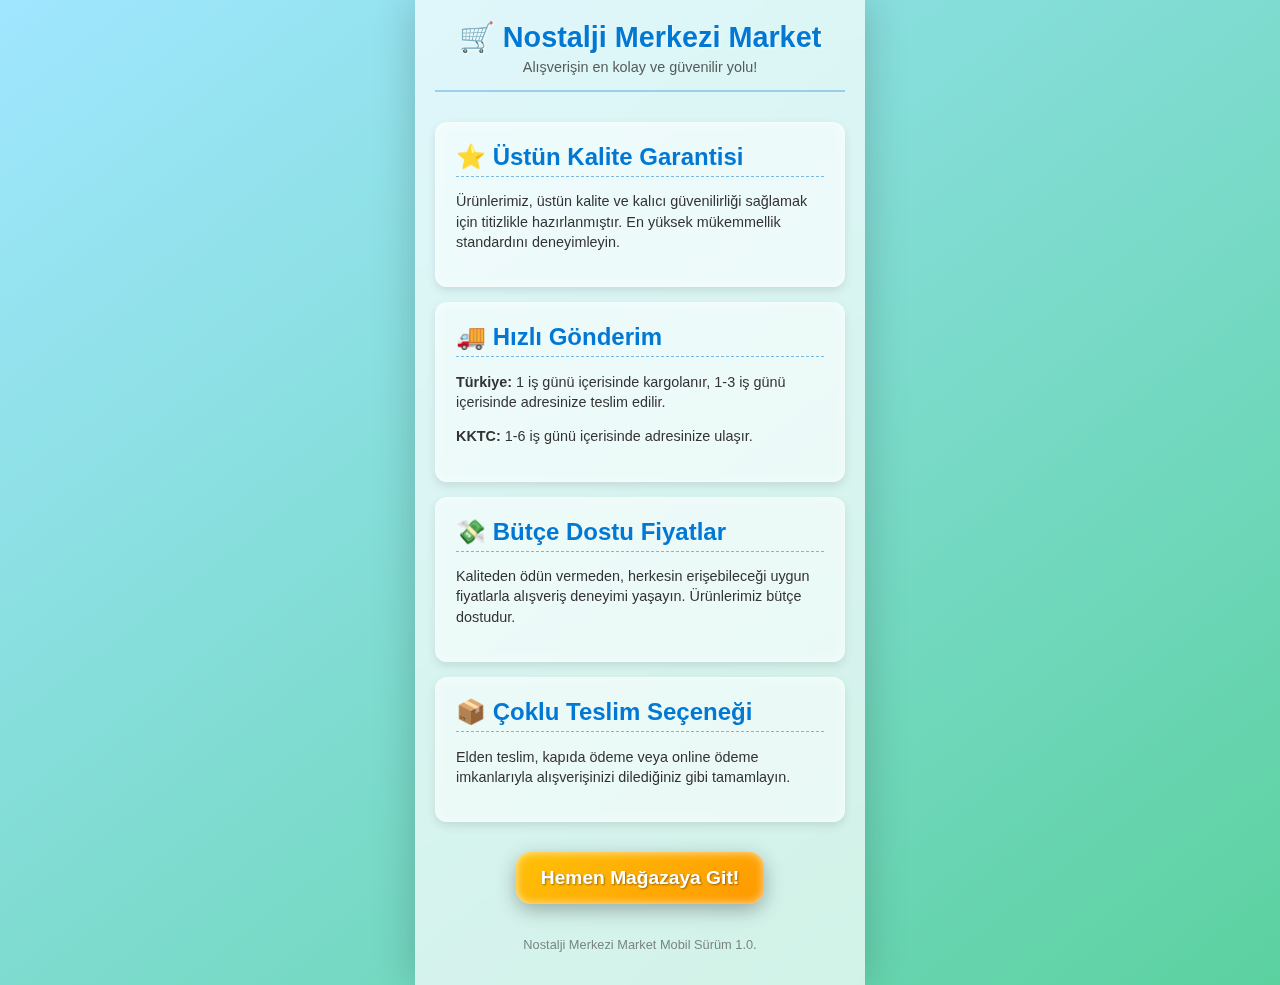
<file: nmmarketmobil.html>
<!DOCTYPE html>
<html lang="tr">
<head>
    <meta charset="UTF-8">
    <meta name="viewport" content="width=device-width, initial-scale=1.0">
    <title>Nostalji Merkezi - Mobil Market</title>
    
    <style>
        /* GENEL VE ARKA PLAN STİLLERİ (Frutiger Aero) */
        body {
            font-family: 'Segoe UI', Tahoma, Geneva, Verdana, sans-serif;
            background: linear-gradient(to bottom right, #a0e6ff, #5cd1a0); 
            color: #333;
            margin: 0;
            padding: 0;
            display: flex;
            justify-content: center;
            align-items: flex-start; 
            min-height: 100vh;
            overflow-x: hidden;
        }

        /* ANA KAPSAYICI (Uygulama Ekranı gibi) */
        .app-screen {
            width: 100%;
            max-width: 450px; 
            min-height: 100vh;
            background-color: rgba(255, 255, 255, 0.7); 
            backdrop-filter: blur(10px);
            -webkit-backdrop-filter: blur(10px);
            box-shadow: 0 0 40px rgba(0, 0, 0, 0.2);
            padding: 20px;
            box-sizing: border-box;
            display: flex;
            flex-direction: column;
            align-items: center;
        }

        /* BAŞLIK ALANI */
        .app-header {
            color: #0078d4;
            text-align: center;
            margin-bottom: 30px;
            border-bottom: 2px solid rgba(0, 120, 212, 0.3); 
            padding-bottom: 15px;
            width: 100%;
        }
        .app-header h1 { 
            margin: 0; 
            font-size: 1.8em;
            text-shadow: 1px 1px 2px rgba(255, 255, 255, 0.8);
        }
        .app-header p { 
            margin: 5px 0 0 0; 
            font-size: 0.9em; 
            opacity: 0.8; 
            color: #333;
        }

        /* KART/ÖZELLİK KAPSAYICISI */
        .feature-grid {
            width: 100%;
            display: grid;
            grid-template-columns: 1fr; 
            gap: 15px;
            padding: 0 10px;
        }

        /* ÖZELLİK KARTI STİLİ */
        .feature-card {
            padding: 20px;
            background-color: rgba(255, 255, 255, 0.5); /* Yarı şeffaf arka plan */
            border-radius: 12px;
            border: 1px solid rgba(255, 255, 255, 0.4);
            box-shadow: 0 4px 10px rgba(0, 0, 0, 0.1), inset 0 0 8px rgba(255, 255, 255, 0.5);
            transition: all 0.2s ease;
        }

        .feature-card:hover {
            transform: translateY(-2px);
            box-shadow: 0 6px 15px rgba(0, 0, 0, 0.2);
        }

        .feature-card h2 {
            margin-top: 0;
            color: #0078d4;
            font-size: 1.5em;
            border-bottom: 1px dashed rgba(0, 120, 212, 0.5);
            padding-bottom: 5px;
            margin-bottom: 10px;
        }

        .feature-card p {
            font-size: 0.9em;
            line-height: 1.4;
        }

        /* MAĞAZAYA GİT BUTONU */
        .shop-button {
            display: block;
            margin: 30px 10px 0 10px;
            padding: 15px 25px;
            background: linear-gradient(145deg, #FFC107, #FF9800); /* Turuncu/Sarı Gradient (Alışveriş rengi) */
            color: white;
            font-size: 1.2em;
            font-weight: bold;
            text-decoration: none;
            border-radius: 15px;
            text-align: center;
            box-shadow: 0 6px 20px rgba(0, 0, 0, 0.3), inset 0 0 10px rgba(255, 255, 255, 0.7);
            transition: all 0.3s ease;
            text-shadow: 1px 1px 2px rgba(0, 0, 0, 0.4);
        }
        .shop-button:hover {
            background: linear-gradient(145deg, #FF9800, #F57C00);
            transform: translateY(-2px);
        }
        
        /* FOOTER */
        .app-footer {
            margin-top: auto; 
            padding-top: 20px;
            text-align: center;
            font-size: 0.8em;
            color: #555;
            opacity: 0.7;
            width: 100%;
        }
    </style>
</head>
<body>

    <div class="app-screen">
        
        <div class="app-header">
            <h1>🛒 Nostalji Merkezi Market</h1>
            <p>Alışverişin en kolay ve güvenilir yolu!</p>
        </div>

        <div class="feature-grid">
            
            <div class="feature-card">
                <h2>⭐ Üstün Kalite Garantisi</h2>
                <p>Ürünlerimiz, üstün kalite ve kalıcı güvenilirliği sağlamak için titizlikle hazırlanmıştır. En yüksek mükemmellik standardını deneyimleyin.</p>
            </div>
            
            <div class="feature-card">
                <h2>🚚 Hızlı Gönderim</h2>
                <p><strong>Türkiye:</strong> 1 iş günü içerisinde kargolanır, 1-3 iş günü içerisinde adresinize teslim edilir.</p>
                <p><strong>KKTC:</strong> 1-6 iş günü içerisinde adresinize ulaşır.</p>
            </div>

            <div class="feature-card">
                <h2>💸 Bütçe Dostu Fiyatlar</h2>
                <p>Kaliteden ödün vermeden, herkesin erişebileceği uygun fiyatlarla alışveriş deneyimi yaşayın. Ürünlerimiz bütçe dostudur.</p>
            </div>

            <div class="feature-card">
                <h2>📦 Çoklu Teslim Seçeneği</h2>
                <p>Elden teslim, kapıda ödeme veya online ödeme imkanlarıyla alışverişinizi dilediğiniz gibi tamamlayın.</p>
            </div>

        </div>

        <a href="market.html" class="shop-button" target="_blank">
            Hemen Mağazaya Git!
        </a>
        
        <div class="app-footer">
            <p>Nostalji Merkezi Market Mobil Sürüm 1.0.</p>
        </div>
    </div>

</body>
</html>
</file>
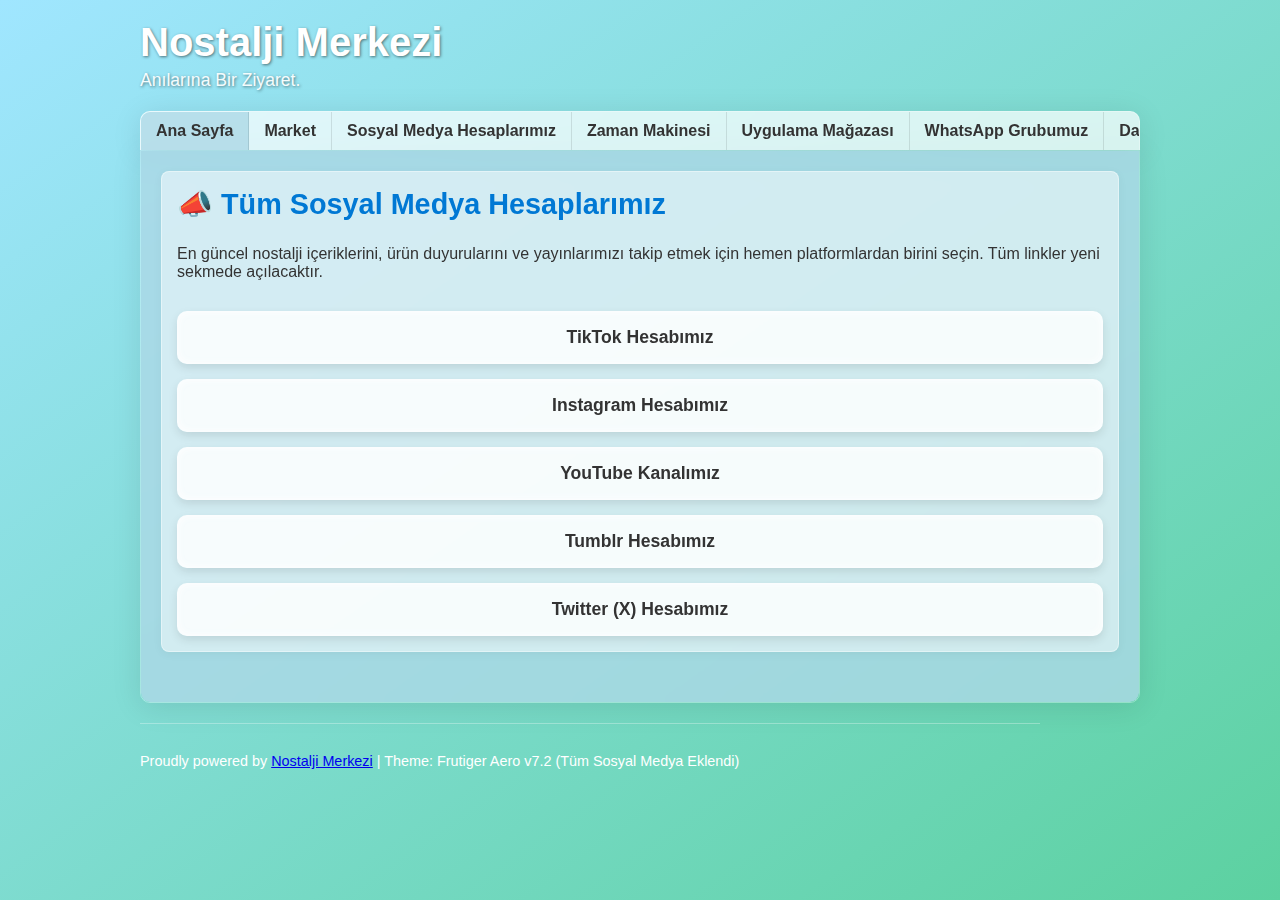
<file: sosyal.html>
<!DOCTYPE html>
<html lang="tr">
<head>
    <meta charset="UTF-8">
    <meta name="viewport" content="width=device-width, initial-scale=1.0">
    <title>Nostalji Merkezi - Sosyal Medya Hesaplarımız</title>
    
    <style>
        /* GENEL STİLLER (index.html'den kopyalanan tüm CSS) */
        body {
            font-family: 'Segoe UI', Tahoma, Geneva, Verdana, sans-serif;
            /* GRADYANLI ARKA PLAN: Açık Turkuazdan Açık Yeşile yumuşak geçiş */
            background: linear-gradient(to bottom right, #a0e6ff, #5cd1a0); 
            color: #333;
            margin: 0;
            padding: 0;
            display: flex;
            flex-direction: column;
            align-items: center;
            min-height: 100vh;
        }

        /* ANA KAPSAYICI (Tüm İçeriği Sarar) */
        .wrapper {
            width: 90%;
            max-width: 1000px;
            margin-top: 20px;
            margin-bottom: 20px;
        }

        /* ÜST BAŞLIK ALANI */
        .site-header {
            color: white;
            padding-bottom: 10px;
            text-shadow: 1px 1px 3px rgba(0, 0, 0, 0.5);
        }
        .site-header h1 { margin: 0; font-size: 2.5em; }
        .site-header p { margin: 5px 0 0 0; font-size: 1.1em; opacity: 0.9; }

        /* NAVİGASYON (MENÜ) */
        .navbar {
            background-color: rgba(255, 255, 255, 0.7);
            backdrop-filter: blur(8px);
            border-top-left-radius: 10px; 
            border-top-right-radius: 10px;
            border: 1px solid rgba(255, 255, 255, 0.3);
            border-bottom: none;
            box-shadow: 0 4px 30px rgba(0, 0, 0, 0.1);
            display: flex;
            justify-content: flex-start;
            overflow: hidden;
            margin-top: 10px;
            /* Yatay kaydırmayı etkinleştirelim ki, mobil görünümde taşma olmasın */
            overflow-x: auto; 
            white-space: nowrap; 
        }
        .navbar a {
            padding: 10px 15px;
            display: block;
            color: #333;
            font-weight: bold;
            text-decoration: none;
            transition: background-color 0.3s, color 0.3s;
            border-right: 1px solid rgba(0, 0, 0, 0.1);
        }
        .navbar a:hover { background-color: rgba(0, 0, 0, 0.1); color: #0078d4; }
        .navbar a:first-child { background-color: rgba(173, 216, 230, 0.8); }

        /* İÇERİK VE KENAR ÇUBUĞU KAPSAYICISI */
        .content-and-sidebar-container {
            display: flex;
            gap: 0;
            border: 1px solid rgba(255, 255, 255, 0.3);
            border-bottom-left-radius: 10px;
            border-bottom-right-radius: 10px;
            overflow: hidden;
            box-shadow: 0 4px 30px rgba(0, 0, 0, 0.1);
        }

        /* KENAR ÇUBUĞU GİZLİ */
        .sidebar {
            width: 0;
            padding: 0;
            border: none;
            overflow: hidden;
            display: none; 
        }
        
        /* İÇERİK ALANI (Makaleler) - TAM GENİŞLİK */
        .content-area {
            flex: 4; 
            width: 100%; 
            background-color: rgba(173, 216, 230, 0.8); 
            backdrop-filter: blur(8px);
            padding: 20px;
            min-height: 400px;
        }

        /* YAZI STİLLERİ */
        .post {
            margin-bottom: 30px; 
            padding: 15px;
            background-color: rgba(255, 255, 255, 0.5); 
            border-radius: 8px;
            border: 1px solid rgba(255, 255, 255, 0.4);
            box-shadow: 0 2px 10px rgba(0, 0, 0, 0.05);
        }
        .post h2 {
            color: #0078d4;
            margin-top: 0;
            font-size: 1.8em;
        }
        
        /* FOOTER */
        .site-footer {
            width: 90%;
            max-width: 1000px;
            text-align: left;
            color: white;
            font-size: 0.9em;
            padding: 15px 0;
            border-top: 1px solid rgba(255, 255, 255, 0.3);
            margin-top: 20px;
        }

        /* Duyarlı Tasarım */
        @media (max-width: 768px) {
            .content-and-sidebar-container { flex-direction: column; }
            .navbar { flex-wrap: wrap; }
            .navbar a { 
                /* Mobil görünümde menü butonlarını alt alta sıralayalım */
                border-right: none !important; 
                border-bottom: 1px solid rgba(0, 0, 0, 0.1);
                width: 100%; 
                box-sizing: border-box;
            }
            .wrapper { overflow-x: hidden; }
        }

        /* SOSYAL MEDYA SAYFASI EK STİLLERİ */
        .social-buttons {
            display: flex;
            flex-direction: column; /* Alt alta sıralayalım */
            gap: 15px;
            margin-top: 30px;
        }
        .social-buttons a {
            padding: 15px 25px;
            background-color: rgba(255, 255, 255, 0.8); /* Daha şeffaf arka plan */
            color: #333;
            font-weight: bold;
            text-decoration: none;
            border-radius: 10px;
            text-align: center;
            /* Cam/parlak efekt */
            box-shadow: 0 4px 10px rgba(0, 0, 0, 0.1), inset 0 0 8px rgba(255, 255, 255, 0.8); 
            transition: all 0.3s ease;
            font-size: 1.1em;
            border: 1px solid rgba(255, 255, 255, 0.5);
        }
        .social-buttons a:hover {
            background-color: rgba(255, 255, 255, 0.95);
            transform: translateY(-2px);
            box-shadow: 0 6px 15px rgba(0, 0, 0, 0.2);
        }
    </style>
</head>
<body>

    <div class="wrapper">
        <header class="site-header">
            <h1>Nostalji Merkezi</h1>
            <p>Anılarına Bir Ziyaret.</p>
        </header>

        <nav class="navbar">
            <a href="index.html">Ana Sayfa</a>
            <a href="market.html">Market</a>
            <a href="sosyal.html">Sosyal Medya Hesaplarımız</a> 
            <a href="https://archive.org/" target="_blank">Zaman Makinesi</a>
            <a href="#link_uygulama_magazasi">Uygulama Mağazası</a>
            <a href="https://chat.whatsapp.com/Hz8bSAxZ4uoEOJEoKte3Rf?mode=wwt" target="_blank">WhatsApp Grubumuz</a>
            <a href="#link_dahasi">Dahası</a>
        </nav>

        <div class="content-and-sidebar-container">
            
            <div class="sidebar">
            </div>

            <div class="content-area">
                
                <div class="post">
                    <h2>📣 Tüm Sosyal Medya Hesaplarımız</h2>
                    <p>En güncel nostalji içeriklerini, ürün duyurularını ve yayınlarımızı takip etmek için hemen platformlardan birini seçin. Tüm linkler yeni sekmede açılacaktır.</p>
                    
                    <div class="social-buttons">
                        <a href="https://www.tiktok.com/@nostaljimerkezi?_r=1&_t=ZS-91HBzYR2QdR" target="_blank">
                            TikTok Hesabımız
                        </a>
                        
                        <a href="https://www.instagram.com/nostaljimerkezi.com.tr?igsh=Z3c2dG50OWM5bml0" target="_blank">
                            Instagram Hesabımız
                        </a>

                        <a href="https://youtube.com/@nostaljimerkezi_tr?si=2m_ze8f5iPO-y6lx" target="_blank">
                            YouTube Kanalımız
                        </a>
                        
                        <a href="https://www.tumblr.com/nostaljimerkezi?source=share" target="_blank">
                            Tumblr Hesabımız
                        </a>

                        <a href="https://x.com/NostaljiMerkezi?t=m2vXQDCDAuwTh-3thrKyjg&s=09" target="_blank">
                            Twitter (X) Hesabımız
                        </a>
                    </div>
                </div>

            </div>
        </div>

        <footer class="site-footer">
            <p>Proudly powered by <a href="index.html">Nostalji Merkezi</a> | Theme: Frutiger Aero v7.2 (Tüm Sosyal Medya Eklendi)</p>
        </footer>
    </div>
</body>
</html>
</file>
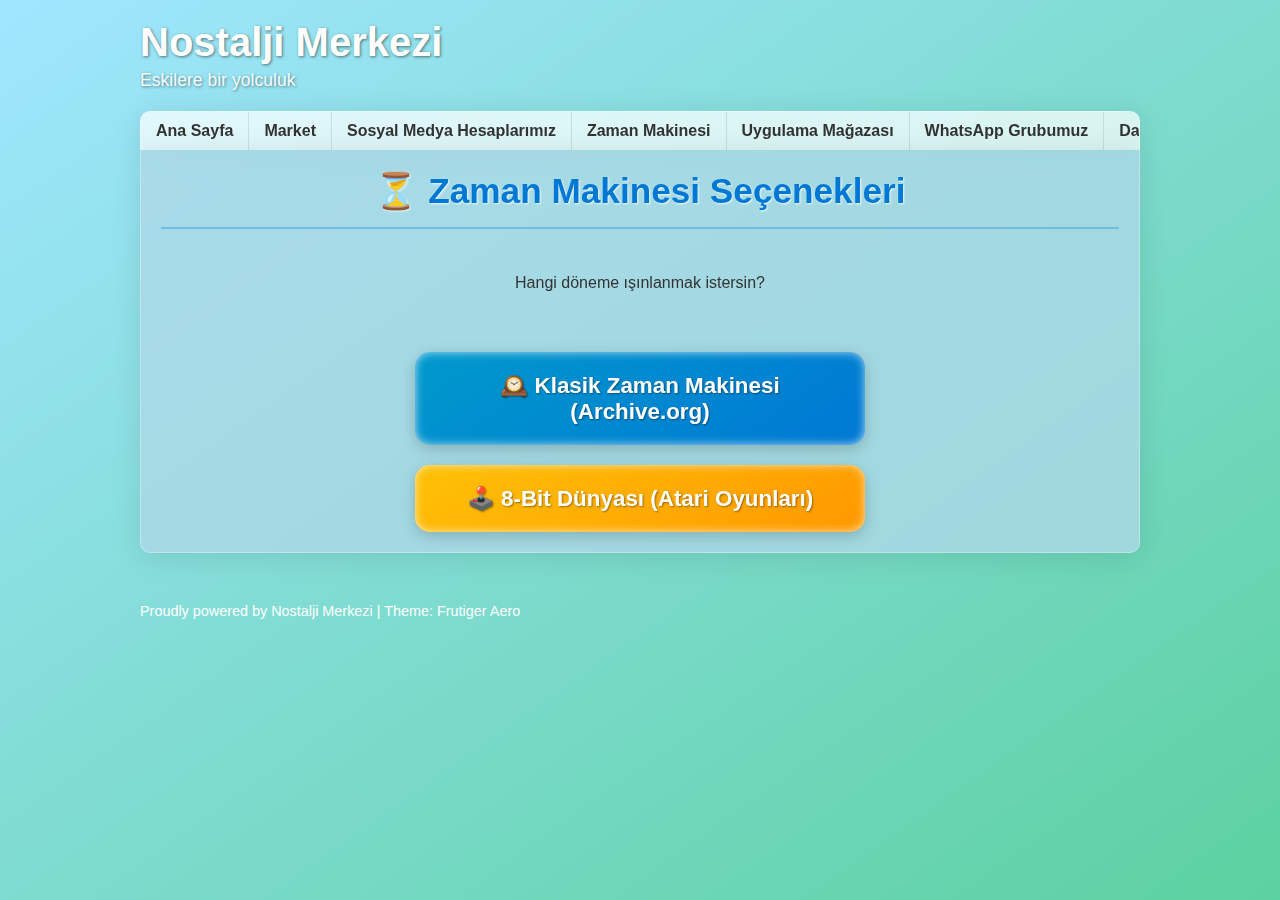
<file: zamanmakinesi.html>
<!DOCTYPE html>
<html lang="tr">
<head>
    <meta charset="UTF-8">
    <meta name="viewport" content="width=device-width, initial-scale=1.0">
    <title>Nostalji Merkezi - Zaman Makinesi</title>
    
    <style>
        /* GENEL VE ARKA PLAN STİLLERİ (Index.html ile aynı) */
        body {
            font-family: 'Segoe UI', Tahoma, Geneva, Verdana, sans-serif;
            background: linear-gradient(to bottom right, #a0e6ff, #5cd1a0); 
            color: #333;
            margin: 0;
            padding: 0;
            display: flex;
            flex-direction: column; 
            align-items: center;
            min-height: 100vh;
            overflow-x: hidden;
        }

        .wrapper {
            width: 90%;
            max-width: 1000px;
            margin-top: 20px;
            margin-bottom: 20px;
            box-sizing: border-box; 
        }
        
        /* ÜST BAŞLIK ALANI */
        .site-header {
            color: white;
            padding-bottom: 10px;
            text-shadow: 1px 1px 3px rgba(0, 0, 0, 0.5);
        }
        .site-header h1 { margin: 0; font-size: 2.5em; }
        .site-header p { margin: 5px 0 0 0; font-size: 1.1em; opacity: 0.9; }

        /* NAVİGASYON (MENÜ) - index.html'deki ile tamamen aynı stil */
        .navbar {
            background-color: rgba(255, 255, 255, 0.7);
            backdrop-filter: blur(8px);
            -webkit-backdrop-filter: blur(8px);
            border-top-left-radius: 10px; 
            border-top-right-radius: 10px;
            border: 1px solid rgba(255, 255, 255, 0.3);
            border-bottom: none;
            box-shadow: 0 4px 30px rgba(0, 0, 0, 0.1);
            display: flex;
            justify-content: flex-start;
            overflow: hidden;
            margin-top: 10px;
            overflow-x: auto; 
            white-space: nowrap; 
        }
        .navbar a {
            padding: 10px 15px;
            display: block;
            color: #333;
            font-weight: bold;
            text-decoration: none;
            transition: background-color 0.3s, color 0.3s;
            border-right: 1px solid rgba(0, 0, 0, 0.1);
        }
        .navbar a:hover { background-color: rgba(0, 0, 0, 0.1); color: #0078d4; }
        /* Bu sayfayı vurgula */
        .navbar a[href="zaman_makinesi.html"] { background-color: rgba(173, 216, 230, 0.8); }

        /* İÇERİK ALANI (Makaleler) - index.html ile aynı stil */
        .content-area {
            width: 100%; 
            background-color: rgba(173, 216, 230, 0.8); 
            backdrop-filter: blur(8px);
            -webkit-backdrop-filter: blur(8px); 
            padding: 20px;
            min-height: 400px;
            box-sizing: border-box;
            border-bottom-left-radius: 10px;
            border-bottom-right-radius: 10px;
            border: 1px solid rgba(255, 255, 255, 0.3);
            border-top: none;
            box-shadow: 0 4px 30px rgba(0, 0, 0, 0.1);
            display: flex;
            flex-direction: column;
            align-items: center; /* İçeriği ortala */
        }
        
        /* BAŞLIK STİLİ */
        .content-area h2 {
            color: #0078d4;
            text-shadow: 1px 1px 2px rgba(255, 255, 255, 0.8);
            margin-top: 0;
            font-size: 2.2em;
            border-bottom: 2px solid rgba(0, 120, 212, 0.3);
            padding-bottom: 15px;
            width: 100%;
            text-align: center;
            box-sizing: border-box;
        }

        /* YENİ BUTON STİLİ (Alt alta, index.html'deki market butonlarına benzer) */
        .alt-butonlar {
            display: flex;
            flex-direction: column; /* Alt alta sırala */
            gap: 20px;
            margin-top: 30px;
            width: 100%;
            max-width: 450px; /* Orta boy bir sütuna sabitle */
        }
        .alt-butonlar a {
            display: block;
            padding: 20px 25px;
            background: linear-gradient(145deg, #0099cc, #0078d4); /* Mavi Gradient */
            color: white;
            font-size: 1.4em;
            font-weight: bold;
            text-decoration: none;
            border-radius: 15px;
            text-align: center;
            box-shadow: 0 4px 15px rgba(0, 0, 0, 0.2), inset 0 0 10px rgba(255, 255, 255, 0.7);
            text-shadow: 1px 1px 2px rgba(0, 0, 0, 0.4);
            transition: all 0.3s ease;
        }
        .alt-butonlar a.atari {
            background: linear-gradient(145deg, #FFC107, #FF9800); /* Turuncu Gradient */
        }
        .alt-butonlar a:hover {
            transform: translateY(-2px);
            box-shadow: 0 6px 20px rgba(0, 0, 0, 0.3);
        }

        /* FOOTER */
        .site-footer {
            width: 90%;
            max-width: 1000px;
            text-align: left;
            color: white;
            font-size: 0.9em;
            padding: 15px 0;
            margin-top: 20px;
        }
        
        /* Duyarlı Tasarım (Menü alt alta düşer) */
        @media (max-width: 768px) {
            .navbar { flex-wrap: wrap; }
            .navbar a { 
                border-right: none !important; 
                border-bottom: 1px solid rgba(0, 0, 0, 0.1);
                width: 100%; 
                box-sizing: border-box;
            }
            .content-area { border-top-left-radius: 0; border-top-right-radius: 0; }
        }
    </style>
</head>
<body>

    <div class="wrapper">
        
        <header class="site-header">
            <h1>Nostalji Merkezi</h1>
            <p>Eskilere bir yolculuk</p>
        </header>
        
        <nav class="navbar">
            <a href="index.html">Ana Sayfa</a>
            <a href="market.html">Market</a>
            <a href="sosyal.html">Sosyal Medya Hesaplarımız</a>
            <a href="zamanmakinesi.html">Zaman Makinesi</a>
            <a href="app_arayuzu.html">Uygulama Mağazası</a>
            <a href="https://chat.whatsapp.com/Hz8bSAxZ4uoEOJEoKte3Rf?mode=wwt" target="_blank">WhatsApp Grubumuz</a>
            <a href="#link_dahasi">Dahası</a>
        </nav>
        <div class="content-area">

            <h2>⏳ Zaman Makinesi Seçenekleri</h2>
            <p style="text-align:center; margin-bottom: 30px;">Hangi döneme ışınlanmak istersin?</p>
            
            <div class="alt-butonlar">
                
                <a href="https://archive.org/" target="_blank">
                    🕰️ Klasik Zaman Makinesi (Archive.org)
                </a>

                <a href="atari.html" class="atari">
                    🕹️ 8-Bit Dünyası (Atari Oyunları)
                </a>
            
            </div>
            
        </div>

        <footer class="site-footer">
            <p>Proudly powered by Nostalji Merkezi | Theme: Frutiger Aero</p>
        </footer>
    </div>
</body>
</html>
</file>
